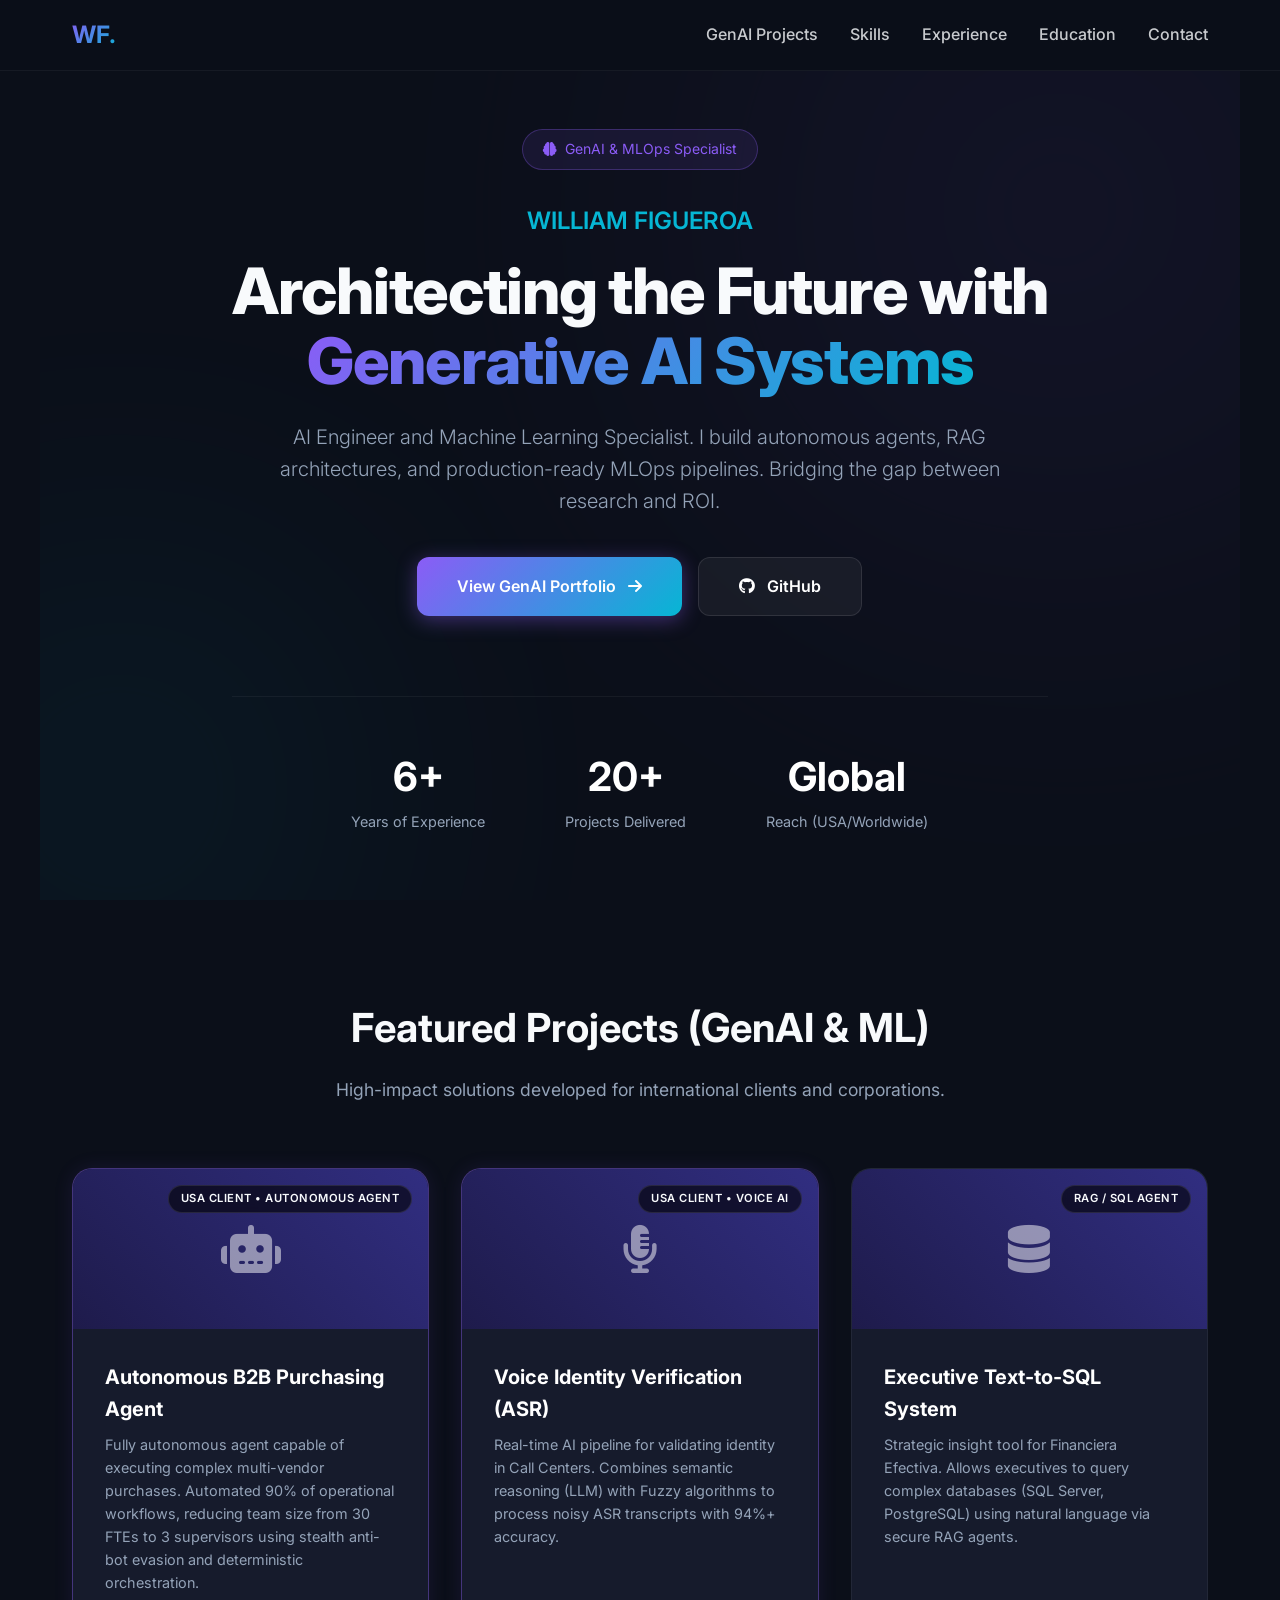
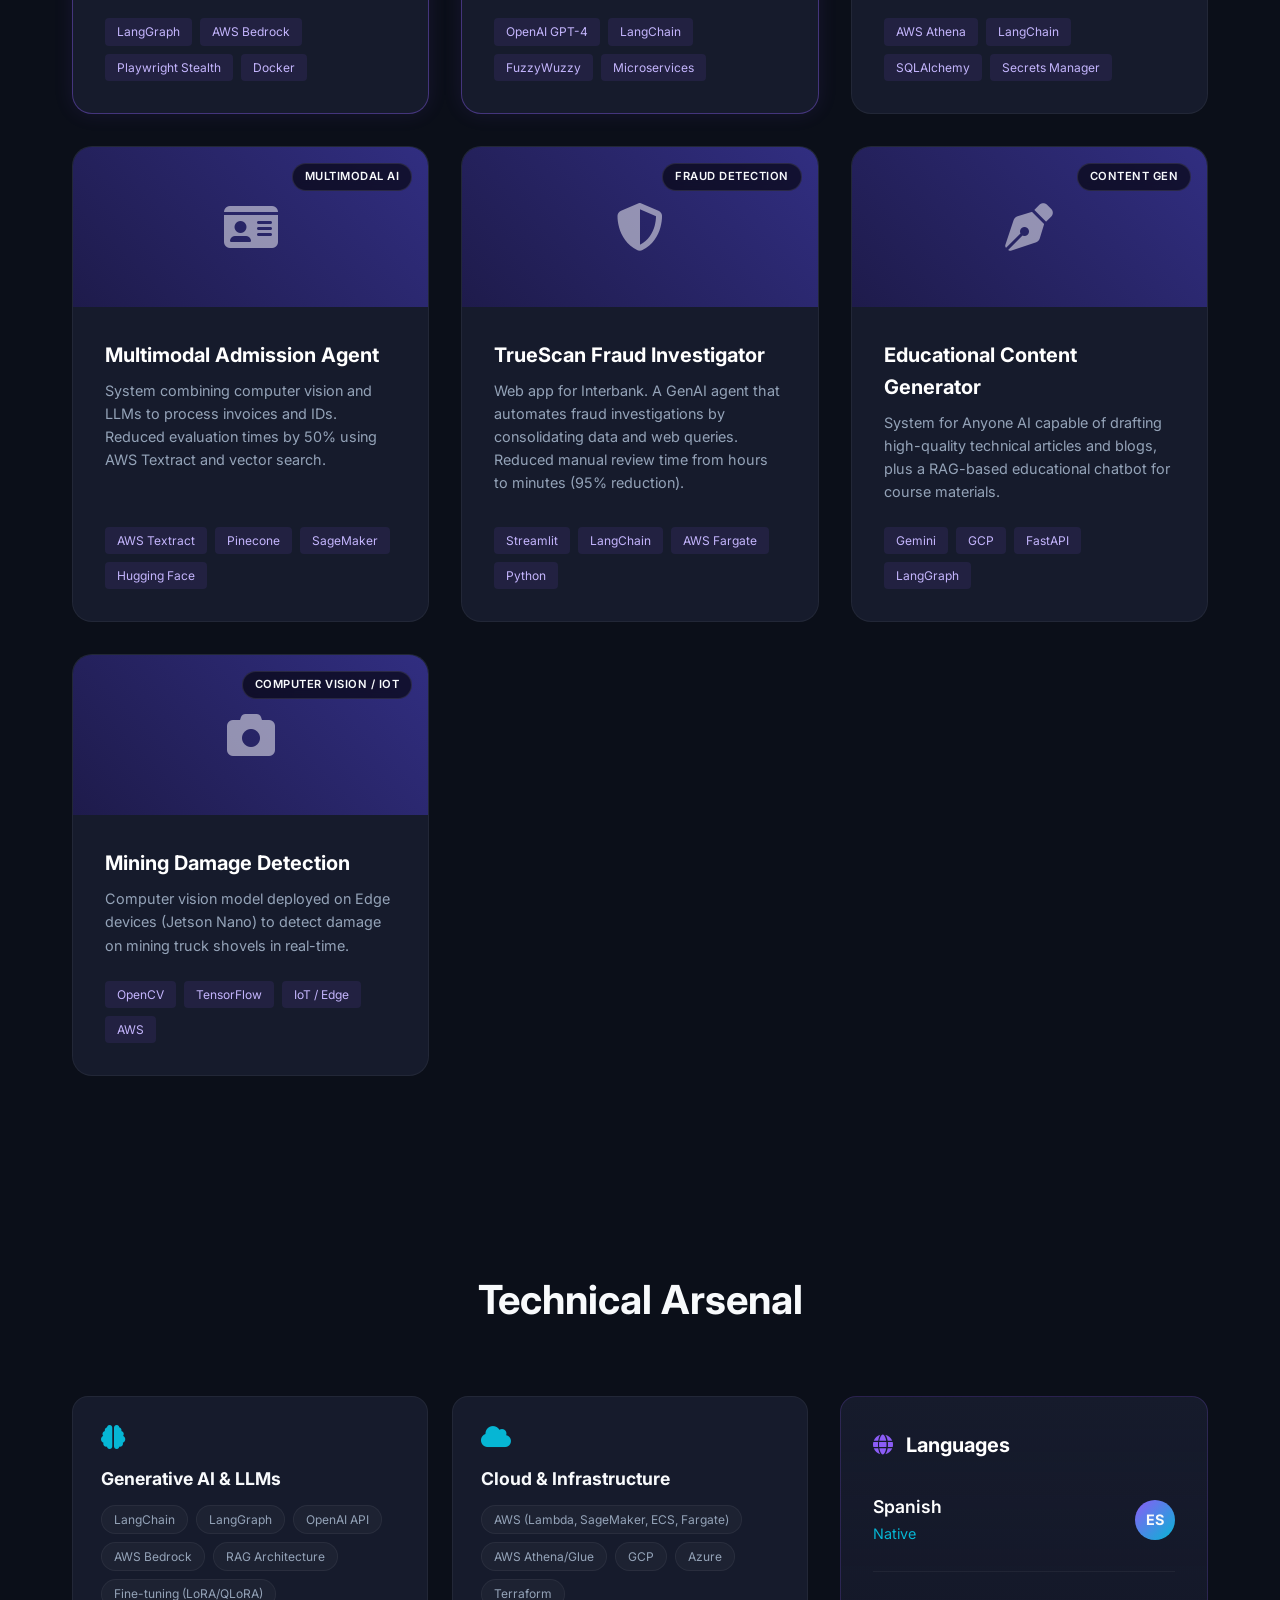
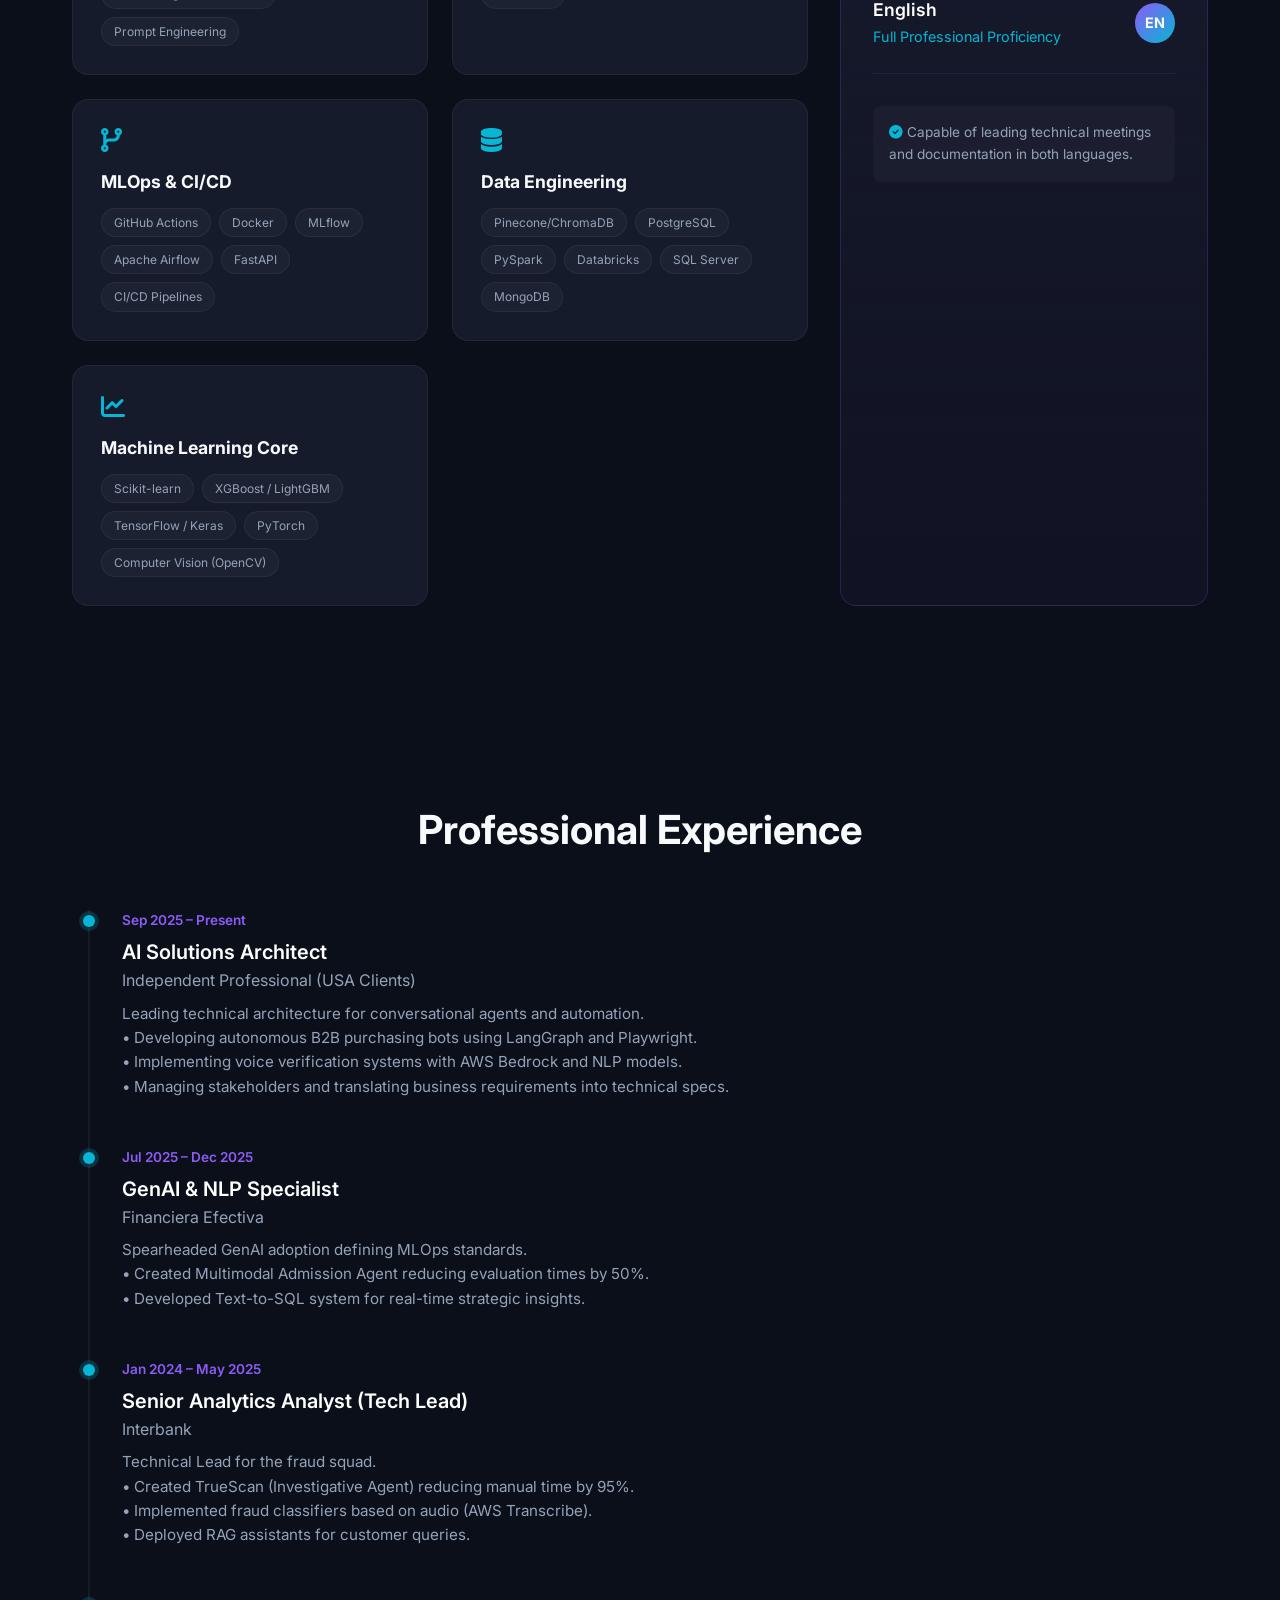
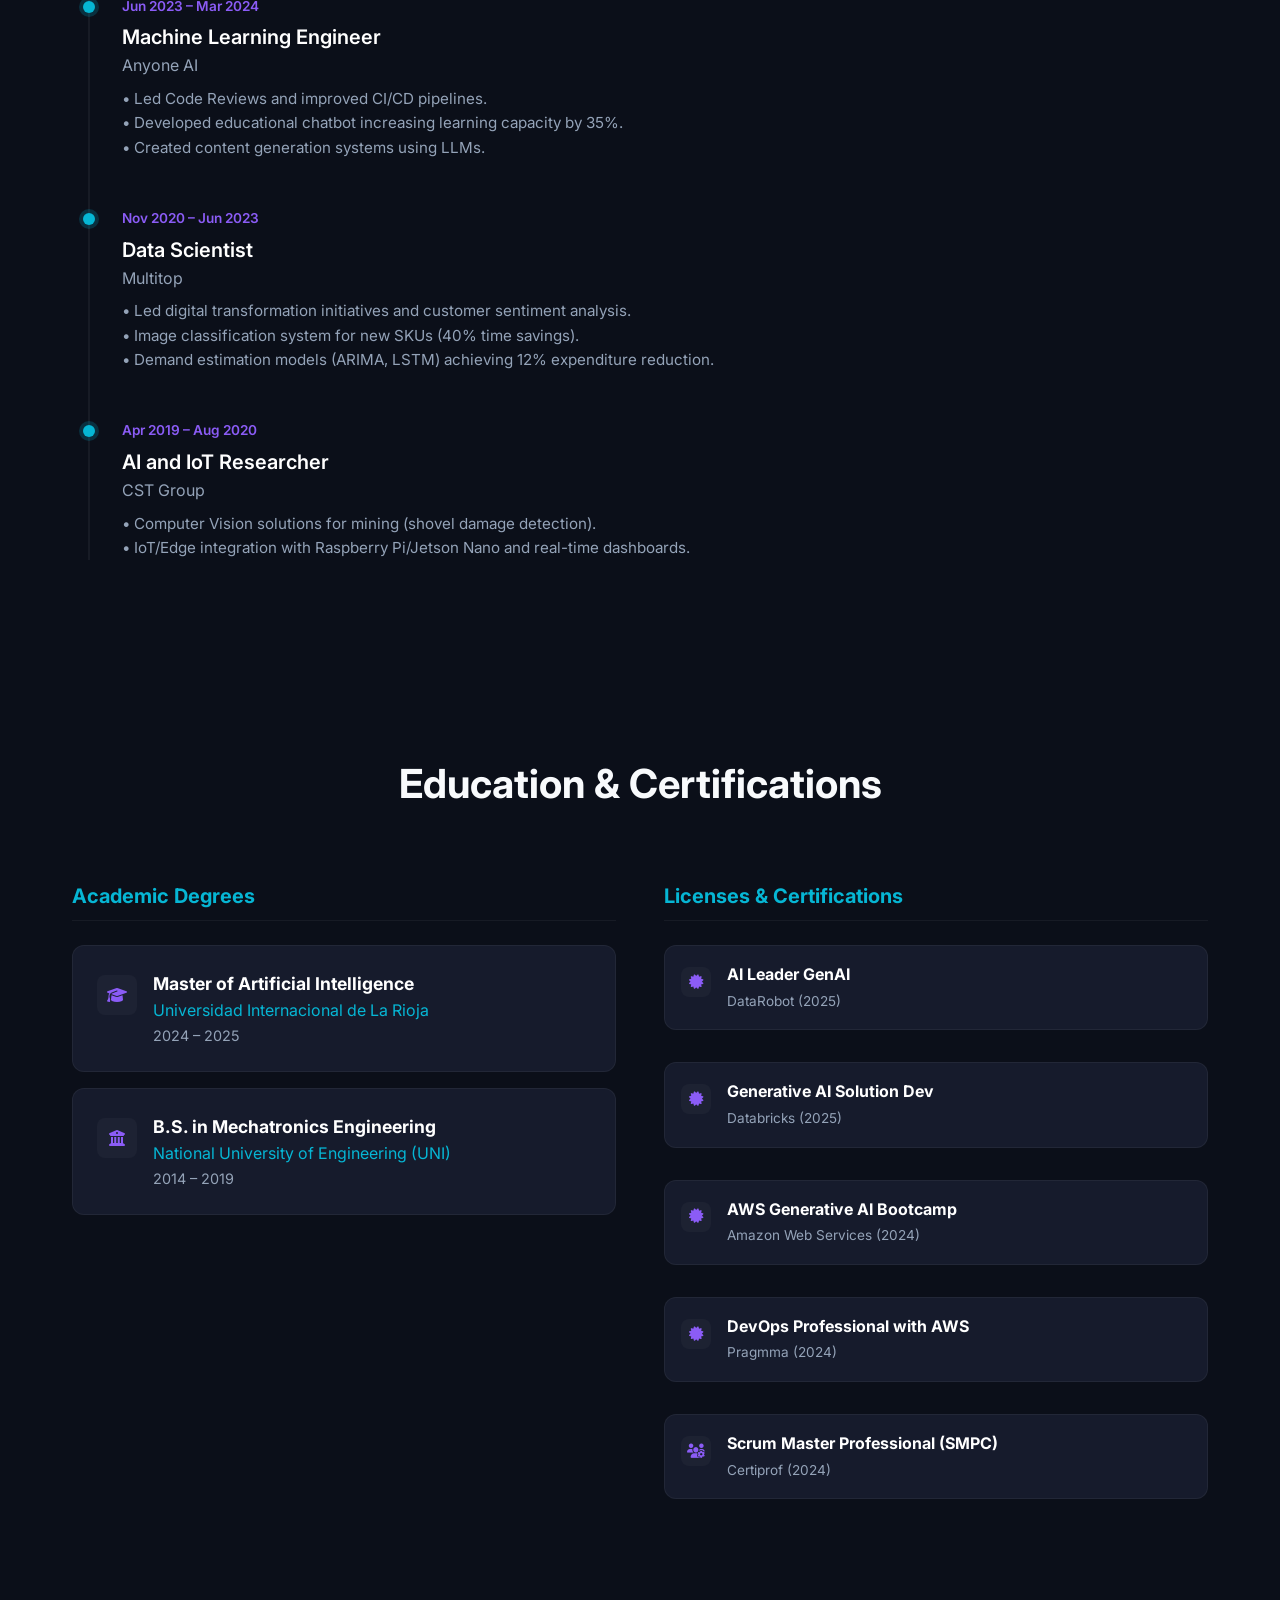
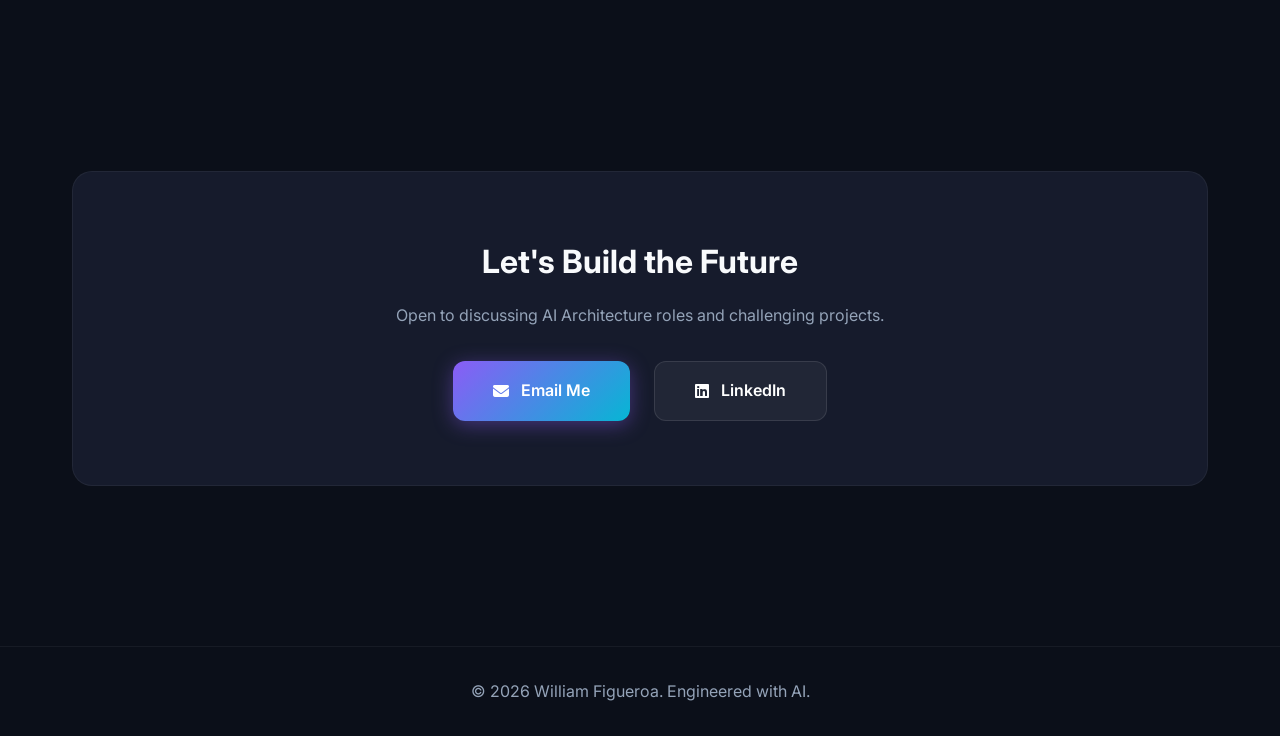
<file: index.html>
<!DOCTYPE html>
<html lang="en">
<head>
    <meta charset="UTF-8">
    <meta name="viewport" content="width=device-width, initial-scale=1.0">
    <title>William Figueroa | AI Solutions Architect</title>
    <link href="https://fonts.googleapis.com/css2?family=Inter:wght@300;400;500;600;700&display=swap" rel="stylesheet">
    <link rel="stylesheet" href="https://cdnjs.cloudflare.com/ajax/libs/font-awesome/6.4.0/css/all.min.css">
    <style>
        :root {
            --primary: #8b5cf6;
            --primary-dark: #7c3aed;
            --secondary: #06b6d4;
            --dark: #0b0f19;
            --dark-light: #161b2c;
            --gray: #94a3b8;
            --light: #f8fafc;
            --white: #ffffff;
            --gradient: linear-gradient(135deg, #8b5cf6 0%, #06b6d4 100%);
        }

        * { margin: 0; padding: 0; box-sizing: border-box; }
        html { scroll-behavior: smooth; }
        body { font-family: 'Inter', sans-serif; background-color: var(--dark); color: var(--light); line-height: 1.6; }

        /* Navigation */
        nav { position: fixed; top: 0; width: 100%; background: rgba(11, 15, 25, 0.95); backdrop-filter: blur(10px); z-index: 1000; padding: 1rem 0; border-bottom: 1px solid rgba(255,255,255,0.05); }
        .nav-container { max-width: 1200px; margin: 0 auto; padding: 0 2rem; display: flex; justify-content: space-between; align-items: center; }
        .logo { font-size: 1.5rem; font-weight: 700; background: var(--gradient); -webkit-background-clip: text; -webkit-text-fill-color: transparent; cursor: pointer; }
        .nav-links { display: flex; gap: 2rem; list-style: none; }
        .nav-links a { color: var(--light); text-decoration: none; font-weight: 500; transition: color 0.3s; opacity: 0.8; }
        .nav-links a:hover { opacity: 1; color: var(--secondary); }

        /* Hero */
        .hero { min-height: 100vh; display: flex; align-items: center; justify-content: center; padding: 8rem 2rem 4rem; position: relative; overflow: hidden; }
        .hero::before { content: ''; position: absolute; width: 600px; height: 600px; background: var(--primary); border-radius: 50%; filter: blur(200px); opacity: 0.1; top: -10%; right: -10%; }
        .hero::after { content: ''; position: absolute; width: 400px; height: 400px; background: var(--secondary); border-radius: 50%; filter: blur(150px); opacity: 0.1; bottom: -10%; left: -10%; }
        
        .hero-content { max-width: 1000px; text-align: center; z-index: 1; }
        .hero-badge { display: inline-flex; align-items: center; gap: 0.5rem; padding: 0.5rem 1.25rem; background: rgba(139, 92, 246, 0.1); border: 1px solid rgba(139, 92, 246, 0.3); border-radius: 50px; font-size: 0.875rem; color: var(--primary); margin-bottom: 2rem; }
        
        .hero h1 { font-size: 4rem; font-weight: 800; margin-bottom: 1.5rem; letter-spacing: -0.02em; line-height: 1.1; }
        .hero h1 span { background: var(--gradient); -webkit-background-clip: text; -webkit-text-fill-color: transparent; }
        
        .hero p { font-size: 1.25rem; color: var(--gray); max-width: 750px; margin: 0 auto 2.5rem; font-weight: 300; }
        
        .hero-buttons { display: flex; gap: 1rem; justify-content: center; }
        .btn { padding: 1rem 2.5rem; border-radius: 12px; font-weight: 600; text-decoration: none; transition: all 0.3s; display: inline-flex; align-items: center; gap: 0.75rem; }
        .btn-primary { background: var(--gradient); color: var(--white); box-shadow: 0 4px 20px rgba(139, 92, 246, 0.4); }
        .btn-primary:hover { transform: translateY(-2px); box-shadow: 0 8px 30px rgba(139, 92, 246, 0.5); }
        .btn-secondary { background: rgba(255,255,255,0.05); color: var(--white); border: 1px solid rgba(255,255,255,0.1); }
        .btn-secondary:hover { background: rgba(255,255,255,0.1); border-color: var(--white); }

        /* Stats */
        .stats-container { display: flex; justify-content: center; gap: 5rem; margin-top: 5rem; border-top: 1px solid rgba(255,255,255,0.05); padding-top: 3rem; }
        .stat-item { text-align: center; }
        .stat-num { font-size: 2.5rem; font-weight: 700; color: var(--white); display: block; }
        .stat-label { color: var(--gray); font-size: 0.9rem; margin-top: 0.25rem; }

        /* Sections */
        section { padding: 6rem 2rem; max-width: 1200px; margin: 0 auto; }
        .section-header { text-align: center; margin-bottom: 4rem; }
        .section-title { font-size: 2.5rem; font-weight: 700; margin-bottom: 1rem; }
        .section-subtitle { color: var(--gray); font-size: 1.1rem; }

        /* Skills & Languages */
        .skills-container { display: grid; grid-template-columns: 2fr 1fr; gap: 2rem; }
        .skills-grid { display: grid; grid-template-columns: repeat(auto-fill, minmax(280px, 1fr)); gap: 1.5rem; }
        
        .skill-card { background: var(--dark-light); padding: 1.75rem; border-radius: 16px; border: 1px solid rgba(255,255,255,0.05); transition: 0.3s; height: 100%; }
        .skill-card:hover { border-color: var(--primary); transform: translateY(-5px); }
        .skill-icon { font-size: 1.5rem; color: var(--secondary); margin-bottom: 1rem; }
        .skill-card h3 { margin-bottom: 0.75rem; font-size: 1.1rem; }
        .skill-tags { display: flex; flex-wrap: wrap; gap: 0.5rem; }
        .tag { font-size: 0.75rem; padding: 0.25rem 0.75rem; background: rgba(255,255,255,0.03); border-radius: 50px; color: var(--gray); border: 1px solid rgba(255,255,255,0.05); }

        /* Language Side Panel */
        .lang-card { background: linear-gradient(180deg, rgba(22, 27, 44, 1) 0%, rgba(139, 92, 246, 0.05) 100%); border: 1px solid rgba(139, 92, 246, 0.2); padding: 2rem; border-radius: 16px; height: 100%; position: sticky; top: 100px; }
        .lang-item { display: flex; align-items: center; justify-content: space-between; margin-bottom: 1.5rem; padding-bottom: 1.5rem; border-bottom: 1px solid rgba(255,255,255,0.05); }
        .lang-item:last-child { border-bottom: none; margin-bottom: 0; padding-bottom: 0; }
        .lang-info h4 { font-size: 1.1rem; font-weight: 600; color: var(--white); }
        .lang-info span { color: var(--secondary); font-size: 0.9rem; }
        .lang-circle { width: 40px; height: 40px; border-radius: 50%; background: var(--gradient); display: flex; align-items: center; justify-content: center; font-weight: 700; font-size: 0.9rem; }

        /* Projects - GenAI Focus */
        .projects-grid { display: grid; grid-template-columns: repeat(auto-fit, minmax(350px, 1fr)); gap: 2rem; }
        .project-card { background: var(--dark-light); border-radius: 20px; overflow: hidden; border: 1px solid rgba(255,255,255,0.05); transition: 0.3s; display: flex; flex-direction: column; }
        .project-card:hover { transform: translateY(-10px); border-color: var(--primary); box-shadow: 0 20px 40px rgba(0,0,0,0.3); }
        .project-card.featured { border: 1px solid rgba(139, 92, 246, 0.4); box-shadow: 0 0 20px rgba(139, 92, 246, 0.1); }
        
        .project-image { height: 160px; background: linear-gradient(45deg, #1e1b4b, #312e81); padding: 2rem; display: flex; align-items: center; justify-content: center; position: relative; }
        .project-icon { font-size: 3rem; opacity: 0.5; color: var(--white); }
        .project-type { position: absolute; top: 1rem; right: 1rem; background: rgba(0,0,0,0.6); backdrop-filter: blur(4px); padding: 0.25rem 0.75rem; border-radius: 50px; font-size: 0.7rem; font-weight: 600; text-transform: uppercase; letter-spacing: 0.5px; border: 1px solid rgba(255,255,255,0.1); }
        
        .project-content { padding: 2rem; flex-grow: 1; display: flex; flex-direction: column; }
        .project-content h3 { font-size: 1.25rem; margin-bottom: 0.5rem; color: var(--white); }
        .project-content p { color: var(--gray); font-size: 0.9rem; margin-bottom: 1.5rem; flex-grow: 1; }
        .project-tech { display: flex; flex-wrap: wrap; gap: 0.5rem; margin-top: auto; }
        .tech-badge { font-size: 0.75rem; padding: 0.25rem 0.75rem; background: rgba(139, 92, 246, 0.1); color: #c4b5fd; border-radius: 4px; }

        /* Timeline & Education */
        .timeline { border-left: 2px solid rgba(255,255,255,0.05); margin-left: 1rem; }
        .timeline-item { padding-left: 2rem; padding-bottom: 3rem; position: relative; }
        .timeline-item:last-child { padding-bottom: 0; }
        .timeline-item::before { content: ''; width: 12px; height: 12px; background: var(--secondary); border-radius: 50%; position: absolute; left: -7px; top: 5px; box-shadow: 0 0 0 4px rgba(6, 182, 212, 0.2); }
        .t-date { color: var(--primary); font-size: 0.85rem; font-weight: 600; margin-bottom: 0.25rem; display: block; }
        .t-role { font-size: 1.25rem; font-weight: 600; color: var(--white); }
        .t-company { color: var(--gray); font-size: 1rem; margin-bottom: 0.5rem; display: block; }
        .t-desc { color: var(--gray); font-size: 0.95rem; list-style-position: inside; }

        /* Education Layout Split */
        .education-wrapper { display: grid; grid-template-columns: 1fr 1fr; gap: 3rem; }
        .edu-column h3.col-title { color: var(--secondary); margin-bottom: 1.5rem; font-size: 1.25rem; border-bottom: 1px solid rgba(255,255,255,0.05); padding-bottom: 0.5rem; }
        
        .edu-item { display: flex; align-items: flex-start; gap: 1rem; background: var(--dark-light); padding: 1.5rem; border-radius: 12px; border: 1px solid rgba(255,255,255,0.05); margin-bottom: 1rem; }
        .edu-icon { min-width: 40px; height: 40px; background: rgba(255,255,255,0.03); border-radius: 8px; display: flex; align-items: center; justify-content: center; color: var(--primary); font-size: 1rem; margin-top: 5px; }
        .cert-grid { display: grid; grid-template-columns: 1fr; gap: 1rem; }
        
        @media (max-width: 900px) {
            .skills-container { grid-template-columns: 1fr; }
            .hero h1 { font-size: 2.5rem; }
            .stats-container { flex-direction: column; gap: 2rem; padding-top: 2rem; margin-top: 3rem; }
            .education-wrapper { grid-template-columns: 1fr; }
            .lang-card { position: relative; top: 0; }
        }
    </style>
</head>
<body>

    <nav>
        <div class="nav-container">
            <div class="logo">WF.</div>
            <ul class="nav-links">
                <li><a href="#projects">GenAI Projects</a></li>
                <li><a href="#skills">Skills</a></li>
                <li><a href="#experience">Experience</a></li>
                <li><a href="#education">Education</a></li>
                <li><a href="#contact">Contact</a></li>
            </ul>
        </div>
    </nav>

    <section class="hero" id="about">
        <div class="hero-content">
            <div class="hero-badge">
                <i class="fas fa-brain"></i>
                <span>GenAI & MLOps Specialist</span>
            </div>
            <h2 style="color: var(--secondary); font-weight: 600; margin-bottom: 1rem;">WILLIAM FIGUEROA</h2>
            <h1>Architecting the Future with<br><span>Generative AI Systems</span></h1>
            <p>AI Engineer and Machine Learning Specialist. I build autonomous agents, RAG architectures, and production-ready MLOps pipelines. Bridging the gap between research and ROI.</p>
            
            <div class="hero-buttons">
                <a href="#projects" class="btn btn-primary">View GenAI Portfolio <i class="fas fa-arrow-right"></i></a>
                <a href="https://github.com/0dallas" target="_blank" class="btn btn-secondary"><i class="fab fa-github"></i> GitHub</a>
            </div>

            <div class="stats-container">
                <div class="stat-item">
                    <span class="stat-num">6+</span>
                    <span class="stat-label">Years of Experience</span>
                </div>
                <div class="stat-item">
                    <span class="stat-num">20+</span>
                    <span class="stat-label">Projects Delivered</span>
                </div>
                <div class="stat-item">
                    <span class="stat-num">Global</span>
                    <span class="stat-label">Reach (USA/Worldwide)</span>
                </div>
            </div>
        </div>
    </section>

    <section id="projects">
        <div class="section-header">
            <h2 class="section-title">Featured Projects (GenAI & ML)</h2>
            <p class="section-subtitle">High-impact solutions developed for international clients and corporations.</p>
        </div>
        
        <div class="projects-grid">
            
            <div class="project-card featured">
                <div class="project-image">
                    <span class="project-type">USA Client • Autonomous Agent</span>
                    <i class="fas fa-robot project-icon"></i>
                </div>
                <div class="project-content">
                    <h3>Autonomous B2B Purchasing Agent</h3>
                    <p>Fully autonomous agent capable of executing complex multi-vendor purchases. Automated 90% of operational workflows, reducing team size from 30 FTEs to 3 supervisors using stealth anti-bot evasion and deterministic orchestration.</p>
                    <div class="project-tech">
                        <span class="tech-badge">LangGraph</span>
                        <span class="tech-badge">AWS Bedrock</span>
                        <span class="tech-badge">Playwright Stealth</span>
                        <span class="tech-badge">Docker</span>
                    </div>
                </div>
            </div>

            <div class="project-card featured">
                <div class="project-image">
                    <span class="project-type">USA Client • Voice AI</span>
                    <i class="fas fa-microphone-lines project-icon"></i>
                </div>
                <div class="project-content">
                    <h3>Voice Identity Verification (ASR)</h3>
                    <p>Real-time AI pipeline for validating identity in Call Centers. Combines semantic reasoning (LLM) with Fuzzy algorithms to process noisy ASR transcripts with 94%+ accuracy.</p>
                    <div class="project-tech">
                        <span class="tech-badge">OpenAI GPT-4</span>
                        <span class="tech-badge">LangChain</span>
                        <span class="tech-badge">FuzzyWuzzy</span>
                        <span class="tech-badge">Microservices</span>
                    </div>
                </div>
            </div>

            <div class="project-card">
                <div class="project-image">
                    <span class="project-type">RAG / SQL Agent</span>
                    <i class="fas fa-database project-icon"></i>
                </div>
                <div class="project-content">
                    <h3>Executive Text-to-SQL System</h3>
                    <p>Strategic insight tool for Financiera Efectiva. Allows executives to query complex databases (SQL Server, PostgreSQL) using natural language via secure RAG agents.</p>
                    <div class="project-tech">
                        <span class="tech-badge">AWS Athena</span>
                        <span class="tech-badge">LangChain</span>
                        <span class="tech-badge">SQLAlchemy</span>
                        <span class="tech-badge">Secrets Manager</span>
                    </div>
                </div>
            </div>

            <div class="project-card">
                <div class="project-image">
                    <span class="project-type">Multimodal AI</span>
                    <i class="fas fa-id-card project-icon"></i>
                </div>
                <div class="project-content">
                    <h3>Multimodal Admission Agent</h3>
                    <p>System combining computer vision and LLMs to process invoices and IDs. Reduced evaluation times by 50% using AWS Textract and vector search.</p>
                    <div class="project-tech">
                        <span class="tech-badge">AWS Textract</span>
                        <span class="tech-badge">Pinecone</span>
                        <span class="tech-badge">SageMaker</span>
                        <span class="tech-badge">Hugging Face</span>
                    </div>
                </div>
            </div>

            <div class="project-card">
                <div class="project-image">
                    <span class="project-type">Fraud Detection</span>
                    <i class="fas fa-shield-alt project-icon"></i>
                </div>
                <div class="project-content">
                    <h3>TrueScan Fraud Investigator</h3>
                    <p>Web app for Interbank. A GenAI agent that automates fraud investigations by consolidating data and web queries. Reduced manual review time from hours to minutes (95% reduction).</p>
                    <div class="project-tech">
                        <span class="tech-badge">Streamlit</span>
                        <span class="tech-badge">LangChain</span>
                        <span class="tech-badge">AWS Fargate</span>
                        <span class="tech-badge">Python</span>
                    </div>
                </div>
            </div>

            <div class="project-card">
                <div class="project-image">
                    <span class="project-type">Content Gen</span>
                    <i class="fas fa-pen-nib project-icon"></i>
                </div>
                <div class="project-content">
                    <h3>Educational Content Generator</h3>
                    <p>System for Anyone AI capable of drafting high-quality technical articles and blogs, plus a RAG-based educational chatbot for course materials.</p>
                    <div class="project-tech">
                        <span class="tech-badge">Gemini</span>
                        <span class="tech-badge">GCP</span>
                        <span class="tech-badge">FastAPI</span>
                        <span class="tech-badge">LangGraph</span>
                    </div>
                </div>
            </div>

             <div class="project-card">
                <div class="project-image">
                    <span class="project-type">Computer Vision / IoT</span>
                    <i class="fas fa-camera project-icon"></i>
                </div>
                <div class="project-content">
                    <h3>Mining Damage Detection</h3>
                    <p>Computer vision model deployed on Edge devices (Jetson Nano) to detect damage on mining truck shovels in real-time.</p>
                    <div class="project-tech">
                        <span class="tech-badge">OpenCV</span>
                        <span class="tech-badge">TensorFlow</span>
                        <span class="tech-badge">IoT / Edge</span>
                        <span class="tech-badge">AWS</span>
                    </div>
                </div>
            </div>

        </div>
    </section>

    <section id="skills">
        <div class="section-header">
            <h2 class="section-title">Technical Arsenal</h2>
        </div>
        
        <div class="skills-container">
            <div class="skills-grid">
                <div class="skill-card">
                    <i class="fas fa-brain skill-icon"></i>
                    <h3>Generative AI & LLMs</h3>
                    <div class="skill-tags">
                        <span class="tag">LangChain</span>
                        <span class="tag">LangGraph</span>
                        <span class="tag">OpenAI API</span>
                        <span class="tag">AWS Bedrock</span>
                        <span class="tag">RAG Architecture</span>
                        <span class="tag">Fine-tuning (LoRA/QLoRA)</span>
                        <span class="tag">Prompt Engineering</span>
                    </div>
                </div>
                <div class="skill-card">
                    <i class="fas fa-cloud skill-icon"></i>
                    <h3>Cloud & Infrastructure</h3>
                    <div class="skill-tags">
                        <span class="tag">AWS (Lambda, SageMaker, ECS, Fargate)</span>
                        <span class="tag">AWS Athena/Glue</span>
                        <span class="tag">GCP</span>
                        <span class="tag">Azure</span>
                        <span class="tag">Terraform</span>
                    </div>
                </div>
                <div class="skill-card">
                    <i class="fas fa-code-branch skill-icon"></i>
                    <h3>MLOps & CI/CD</h3>
                    <div class="skill-tags">
                        <span class="tag">GitHub Actions</span>
                        <span class="tag">Docker</span>
                        <span class="tag">MLflow</span>
                        <span class="tag">Apache Airflow</span>
                        <span class="tag">FastAPI</span>
                        <span class="tag">CI/CD Pipelines</span>
                    </div>
                </div>
                <div class="skill-card">
                    <i class="fas fa-database skill-icon"></i>
                    <h3>Data Engineering</h3>
                    <div class="skill-tags">
                        <span class="tag">Pinecone/ChromaDB</span>
                        <span class="tag">PostgreSQL</span>
                        <span class="tag">PySpark</span>
                        <span class="tag">Databricks</span>
                        <span class="tag">SQL Server</span>
                        <span class="tag">MongoDB</span>
                    </div>
                </div>
                <div class="skill-card">
                    <i class="fas fa-chart-line skill-icon"></i>
                    <h3>Machine Learning Core</h3>
                    <div class="skill-tags">
                        <span class="tag">Scikit-learn</span>
                        <span class="tag">XGBoost / LightGBM</span>
                        <span class="tag">TensorFlow / Keras</span>
                        <span class="tag">PyTorch</span>
                        <span class="tag">Computer Vision (OpenCV)</span>
                    </div>
                </div>
            </div>

            <div class="lang-card">
                <h3 style="margin-bottom: 2rem; color: var(--white); font-size: 1.25rem;">
                    <i class="fas fa-globe" style="color: var(--primary); margin-right: 0.5rem;"></i> 
                    Languages
                </h3>
                
                <div class="lang-item">
                    <div class="lang-info">
                        <h4>Spanish</h4>
                        <span>Native</span>
                    </div>
                    <div class="lang-circle">ES</div>
                </div>

                <div class="lang-item">
                    <div class="lang-info">
                        <h4>English</h4>
                        <span>Full Professional Proficiency</span>
                    </div>
                    <div class="lang-circle">EN</div>
                </div>

                <div style="margin-top: 2rem; padding: 1rem; background: rgba(255,255,255,0.03); border-radius: 8px; font-size: 0.85rem; color: var(--gray);">
                    <i class="fas fa-check-circle" style="color: var(--secondary);"></i> 
                    Capable of leading technical meetings and documentation in both languages.
                </div>
            </div>
        </div>
    </section>

    <section id="experience">
        <h2 class="section-title" style="text-align: center; margin-bottom: 3rem;">Professional Experience</h2>
        <div class="timeline">
            <div class="timeline-item">
                <span class="t-date">Sep 2025 – Present</span>
                <h3 class="t-role">AI Solutions Architect</h3>
                <span class="t-company">Independent Professional (USA Clients)</span>
                <p class="t-desc">Leading technical architecture for conversational agents and automation.
                    <br>• Developing autonomous B2B purchasing bots using LangGraph and Playwright.
                    <br>• Implementing voice verification systems with AWS Bedrock and NLP models.
                    <br>• Managing stakeholders and translating business requirements into technical specs.</p>
            </div>
            <div class="timeline-item">
                <span class="t-date">Jul 2025 – Dec 2025</span>
                <h3 class="t-role">GenAI & NLP Specialist</h3>
                <span class="t-company">Financiera Efectiva</span>
                <p class="t-desc">Spearheaded GenAI adoption defining MLOps standards.
                    <br>• Created Multimodal Admission Agent reducing evaluation times by 50%.
                    <br>• Developed Text-to-SQL system for real-time strategic insights.</p>
            </div>
            <div class="timeline-item">
                <span class="t-date">Jan 2024 – May 2025</span>
                <h3 class="t-role">Senior Analytics Analyst (Tech Lead)</h3>
                <span class="t-company">Interbank</span>
                <p class="t-desc">Technical Lead for the fraud squad.
                    <br>• Created TrueScan (Investigative Agent) reducing manual time by 95%.
                    <br>• Implemented fraud classifiers based on audio (AWS Transcribe).
                    <br>• Deployed RAG assistants for customer queries.</p>
            </div>
            <div class="timeline-item">
                <span class="t-date">Jun 2023 – Mar 2024</span>
                <h3 class="t-role">Machine Learning Engineer</h3>
                <span class="t-company">Anyone AI</span>
                <p class="t-desc">
                    • Led Code Reviews and improved CI/CD pipelines.
                    <br>• Developed educational chatbot increasing learning capacity by 35%.
                    <br>• Created content generation systems using LLMs.</p>
            </div>
            <div class="timeline-item">
                <span class="t-date">Nov 2020 – Jun 2023</span>
                <h3 class="t-role">Data Scientist</h3>
                <span class="t-company">Multitop</span>
                <p class="t-desc">
                    • Led digital transformation initiatives and customer sentiment analysis.
                    <br>• Image classification system for new SKUs (40% time savings).
                    <br>• Demand estimation models (ARIMA, LSTM) achieving 12% expenditure reduction.</p>
            </div>
            <div class="timeline-item">
                <span class="t-date">Apr 2019 – Aug 2020</span>
                <h3 class="t-role">AI and IoT Researcher</h3>
                <span class="t-company">CST Group</span>
                <p class="t-desc">
                    • Computer Vision solutions for mining (shovel damage detection).
                    <br>• IoT/Edge integration with Raspberry Pi/Jetson Nano and real-time dashboards.</p>
            </div>
        </div>
    </section>

    <section id="education">
        <div class="section-header">
            <h2 class="section-title">Education & Certifications</h2>
        </div>
        
        <div class="education-wrapper">
            <div class="edu-column">
                <h3 class="col-title">Academic Degrees</h3>
                
                <div class="edu-item">
                    <div class="edu-icon"><i class="fas fa-graduation-cap"></i></div>
                    <div>
                        <h3 style="color: var(--white); font-size: 1.1rem;">Master of Artificial Intelligence</h3>
                        <span style="color: var(--secondary);">Universidad Internacional de La Rioja</span>
                        <span style="display: block; color: var(--gray); font-size: 0.9rem;">2024 – 2025</span>
                    </div>
                </div>

                <div class="edu-item">
                    <div class="edu-icon"><i class="fas fa-university"></i></div>
                    <div>
                        <h3 style="color: var(--white); font-size: 1.1rem;">B.S. in Mechatronics Engineering</h3>
                        <span style="color: var(--secondary);">National University of Engineering (UNI)</span>
                        <span style="display: block; color: var(--gray); font-size: 0.9rem;">2014 – 2019</span>
                    </div>
                </div>
            </div>

            <div class="edu-column">
                <h3 class="col-title">Licenses & Certifications</h3>
                
                <div class="cert-grid">
                    <div class="edu-item" style="padding: 1rem;">
                        <div class="edu-icon" style="min-width: 30px; height: 30px; font-size: 0.9rem;"><i class="fas fa-certificate"></i></div>
                        <div>
                            <h4 style="color: var(--white); font-size: 1rem;">AI Leader GenAI</h4>
                            <span style="color: var(--gray); font-size: 0.85rem;">DataRobot (2025)</span>
                        </div>
                    </div>
                    <div class="edu-item" style="padding: 1rem;">
                        <div class="edu-icon" style="min-width: 30px; height: 30px; font-size: 0.9rem;"><i class="fas fa-certificate"></i></div>
                        <div>
                            <h4 style="color: var(--white); font-size: 1rem;">Generative AI Solution Dev</h4>
                            <span style="color: var(--gray); font-size: 0.85rem;">Databricks (2025)</span>
                        </div>
                    </div>
                    <div class="edu-item" style="padding: 1rem;">
                        <div class="edu-icon" style="min-width: 30px; height: 30px; font-size: 0.9rem;"><i class="fas fa-certificate"></i></div>
                        <div>
                            <h4 style="color: var(--white); font-size: 1rem;">AWS Generative AI Bootcamp</h4>
                            <span style="color: var(--gray); font-size: 0.85rem;">Amazon Web Services (2024)</span>
                        </div>
                    </div>
                    <div class="edu-item" style="padding: 1rem;">
                        <div class="edu-icon" style="min-width: 30px; height: 30px; font-size: 0.9rem;"><i class="fas fa-certificate"></i></div>
                        <div>
                            <h4 style="color: var(--white); font-size: 1rem;">DevOps Professional with AWS</h4>
                            <span style="color: var(--gray); font-size: 0.85rem;">Pragmma (2024)</span>
                        </div>
                    </div>
                     <div class="edu-item" style="padding: 1rem;">
                        <div class="edu-icon" style="min-width: 30px; height: 30px; font-size: 0.9rem;"><i class="fas fa-users-cog"></i></div>
                        <div>
                            <h4 style="color: var(--white); font-size: 1rem;">Scrum Master Professional (SMPC)</h4>
                            <span style="color: var(--gray); font-size: 0.85rem;">Certiprof (2024)</span>
                        </div>
                    </div>
                </div>
            </div>
        </div>
    </section>

    <section id="contact">
        <div style="text-align: center; margin-top: 4rem; padding: 4rem; background: var(--dark-light); border-radius: 20px; border: 1px solid rgba(255,255,255,0.05);">
            <h2 style="font-size: 2rem; margin-bottom: 1rem;">Let's Build the Future</h2>
            <p style="color: var(--gray); margin-bottom: 2rem;">Open to discussing AI Architecture roles and challenging projects.</p>
            <div style="display: flex; justify-content: center; gap: 1.5rem; flex-wrap: wrap;">
                <a href="mailto:wrfigueroam@gmail.com" class="btn btn-primary"><i class="fas fa-envelope"></i> Email Me</a>
                <a href="https://linkedin.com/in/william-fm" class="btn btn-secondary"><i class="fab fa-linkedin"></i> LinkedIn</a>
            </div>
        </div>
    </section>

    <footer style="text-align: center; padding: 2rem; color: var(--gray); border-top: 1px solid rgba(255,255,255,0.05); margin-top: 4rem;">
        <p>&copy; 2026 William Figueroa. Engineered with AI.</p>
    </footer>

</body>
</html>
</file>
